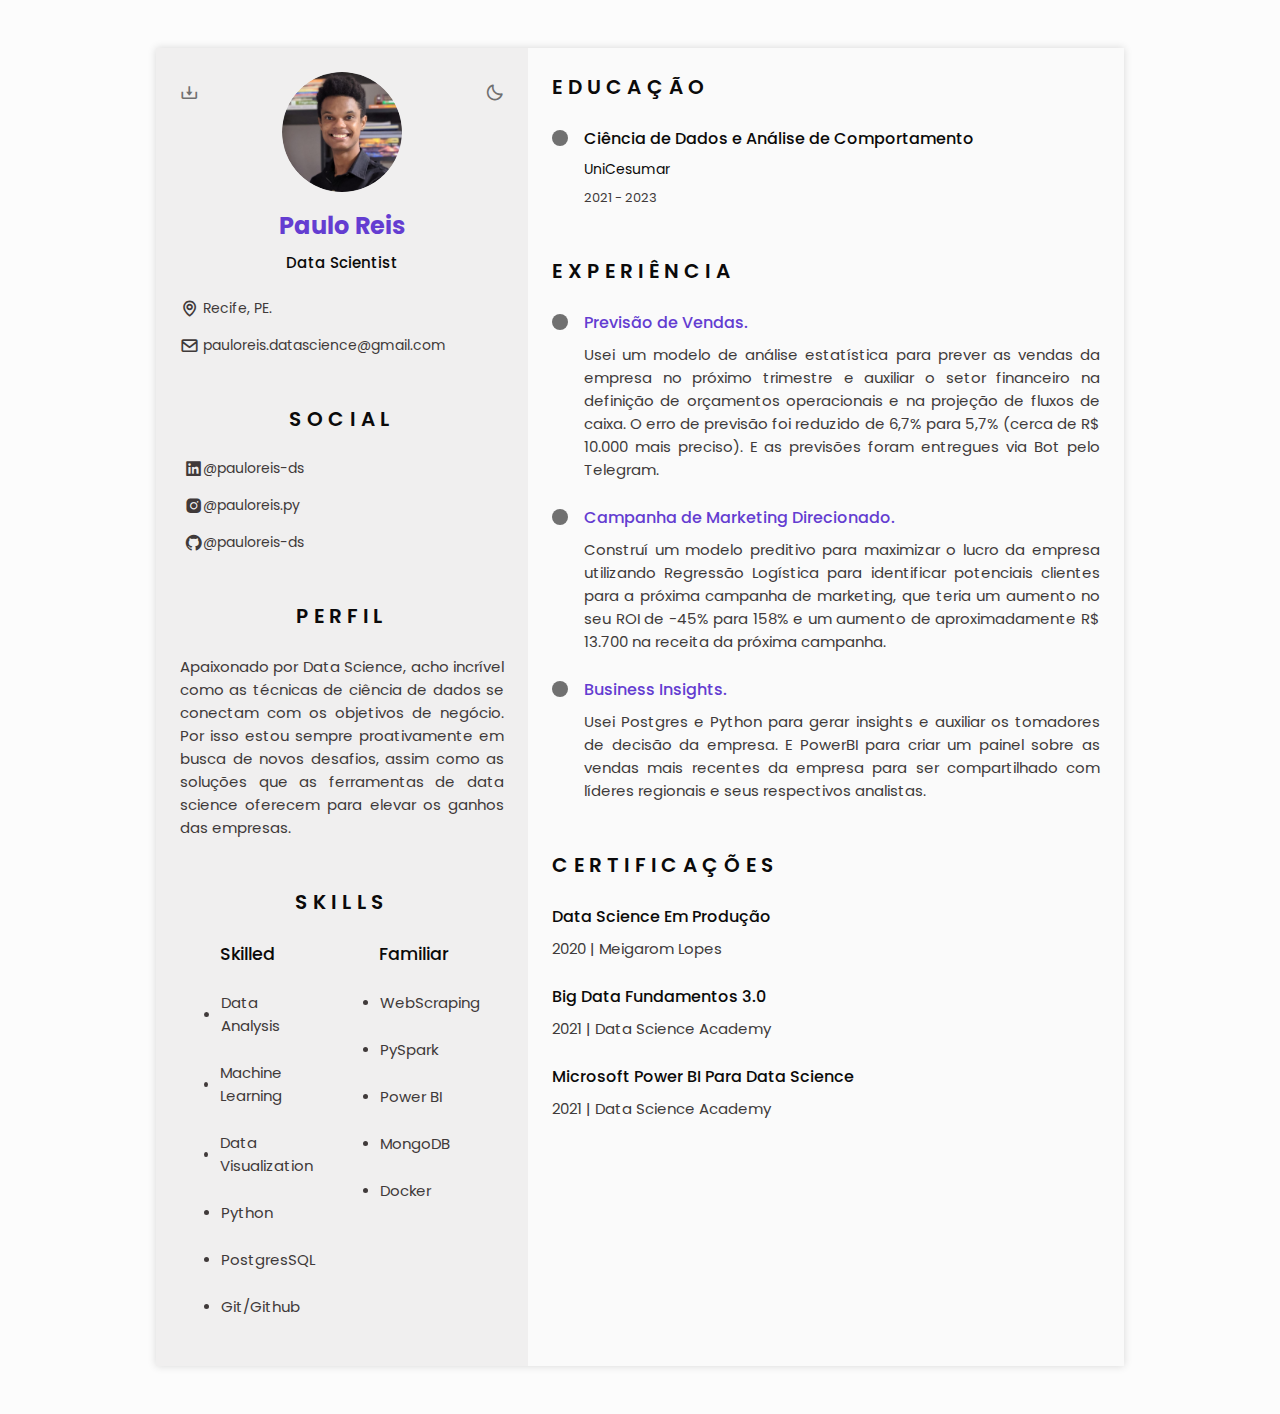
<file: templates/cv.html>
<!DOCTYPE html>
<html lang="en">
<head>
    <meta charset="UTF-8">
    <meta name="viewport" content="width=device-width, initial-scale=1.0">
    <title>Paulo Reis | Currículo</title>

    <link rel="stylesheet" href="https://cdn.jsdelivr.net/npm/boxicons@latest/css/boxicons.min.css">

    <link rel="stylesheet" href="../css/cv_style.css">
</head>
<body>
    <header class="l-header" id="header">
        <nav class="nav bd-container">
            <a href="../index.html" class="nav__logo">Paulo Reis</a>

            <div class="nav__menu" id="nav-menu">
                <ul class="nav__list">
                    <li class="nav__item">
                        <a href="#home" class="nav__link active-link">
                            <i class="bx bx-home nav__icon"></i>Início
                        </a>
                    </li>

                    <li class="nav__item">
                        <a href="#profile" class="nav__link">
                            <i class="bx bx-user nav__icon"></i>Perfil
                        </a>
                    </li>

                    <li class="nav__item">
                        <a href="#education" class="nav__link">
                            <i class="bx bx-book nav__icon"></i>Educação
                        </a>
                    </li>

                    <li class="nav__item">
                        <a href="#skills" class="nav__link">
                            <i class="bx bx-receipt nav__icon"></i>Skills
                        </a>
                    </li>

                    <li class="nav__item">
                        <a href="#experience" class="nav__link">
                            <i class="bx bx-briefcase-alt nav__icon"></i>Experiência
                        </a>
                    </li>

                    <li class="nav__item">
                        <a href="#certificates" class="nav__link">
                            <i class="bx bx-award nav__icon"></i>Certificados
                        </a>
                    </li>
                </ul>
            </div>

            <div class="nav__toggle" id="nav-toggle">
                <i class="bx bx-grid-alt"></i>
            </div>
        </nav>

    </header>


    <main class="l-main bd-container">
        <!-- All elements within this div, is generated in PDF -->
        <div class="resume" id="area-cv">
            <div class="resume__left">
                <!--========== HOME ==========-->
                <section class="home" id="home">
                    <div class="home_container section bd-grid">
                        <div class="home__data bd-grid">
                            <img src="../images/home/me2.jpg" alt="" class="home__img">

                            <h1 class="home__title"><a href="../index.html"><b>Paulo Reis</b></a></h1>
                            <h3 class="home__profession">Data Scientist</h3>

                            <!-- Button to generate and download the pdf. Available for desktop. -->
                            <div>
                                <a download="../files/PauloReisCV.pdf" href="../files/PauloReisCV.pdf"
                                   class="home__button-movil">Download</a>
                            </div>

                            <div class="home__address bd-grid">
                                <span class="home__information">
                                    <i class="bx bx-map home__icon"></i> Recife, PE.
                                </span>
                                <span class="home__information">
                                    <i class="bx bx-envelope home__icon"></i> pauloreis.datascience@gmail.com
                                </span>
                                <!--
                                <span class="home__information">
                                    <i class="bx bx-phone home__icon"></i> Phone
                                </span>
                                -->
                            </div>

                        </div>
                    </div>

                    <!-- Theme change button -->
                    <i class="bx bx-moon change-theme" title="Theme" id="theme-button"></i>

                    <!-- Download Desktop Version -->
                    <a download="../files/PauloReisCV.pdf" href="../files/PauloReisCV.pdf">
                        <i class="bx bx-download generate-pdf" title="Baixar PDF" id="resume-button"></i>
                    </a>


                </section>


                <!--========== SOCIAL ==========-->
                <section class="social section">
                    <h2 class="section-title">Social</h2>

                    <div class="social__container bd-grid">
                        <a href="https://www.linkedin.com/in/pauloreis-ds/" target="_blank" class="social__link">
                            <i class="bx bxl-linkedin-square social__icon"></i> @pauloreis-ds
                        </a>
                        <a href="https://www.instagram.com/pauloreis.py/" target="_blank" class="social__link">
                            <i class="bx bxl-instagram-alt social__icon"></i> @pauloreis.py
                        </a>
                        <a href="https://github.com/pauloreis-ds" target="_blank" class="social__link">
                            <i class="bx bxl-github social__icon"></i> @pauloreis-ds
                        </a>
                    </div>
                </section>


                <!--========== PROFILE ==========-->
                <section class="profile section" id="profile">
                    <h2 class="section-title">Perfil</h2>

                    <p class="profile__description">
                        Apaixonado por Data Science, acho incrível como as técnicas de ciência de dados se conectam com
                        os objetivos de negócio. Por isso estou sempre proativamente em busca de novos desafios, assim
                        como as soluções que as ferramentas de data science oferecem para elevar os ganhos das empresas.
                    </p>
                </section>




                <!--========== SKILLS  ==========-->
                <section class="skills section" id="skills">
                    <h2 class="section-title">Skills</h2>

                    <div class="skills__content bd-grid">
                        <ul class="skills__data">
                            <li class="skills__name">
                                <h3>Skilled</h3>
                            </li>
                            <li class="skills__name">
                                <span class="skills__circle"></span> Data Analysis
                            </li>
                            <li class="skills__name">
                                <span class="skills__circle"></span> Machine Learning
                            </li>
                            <li class="skills__name">
                                <span class="skills__circle"></span> Data Visualization
                            </li>
                            <li class="skills__name">
                                <span class="skills__circle"></span> Python
                            </li>
                            <li class="skills__name">
                                <span class="skills__circle"></span> PostgresSQL
                            </li>
                            <li class="skills__name">
                                <span class="skills__circle"></span> Git/Github
                            </li>
                        </ul>

                        <ul class="skills__data">
                            <li class="skills__name">
                                <h3>Familiar</h3>
                            </li>
                            <li class="skills__name">
                                <span class="skills__circle"></span> WebScraping
                            </li>
                            <li class="skills__name">
                                <span class="skills__circle"></span> PySpark
                            </li>
                            <li class="skills__name">
                                <span class="skills__circle"></span> Power BI
                            </li>
                            <li class="skills__name">
                                <span class="skills__circle"></span> MongoDB
                            </li>
                            <li class="skills__name">
                                <span class="skills__circle"></span> Docker
                            </li>
                        </ul>
                    </div>

                </section>

            </div>


            <div class="resume__right">

                <!--========== EDUCATION ==========-->
                <section class="education section" id="education">
                    <h2 class="section-title">Educação</h2>

                    <!--
                        <div class="education__content">
                            <div class="education__time">
                                <span class="education__rounder"></span>
                                <span class="education__line"></span>
                            </div>
                            <div class="education__data bd-grid">
                                <h3 class="education__title">Pós</h3>
                                <span class="education__studies">UniCesumar</span>
                                <span class="education__year">2023 - 2025</span>
                            </div>
                        </div>-->

                    <div class="education__container bd-grid">
                        <div class="education__content">
                            <div class="education__time">
                                <span class="education__rounder"></span>
<!--                                <span class="education__line"></span>   UNCOMMENT WHEN YOU GET A NEW DEGREE-->
                            </div>
                            <div class="education__data bd-grid">
                                <h3 class="education__title">Ciência de Dados e Análise de Comportamento</h3>
                                <span class="education__studies">UniCesumar</span>
                                <span class="education__year">2021 - 2023</span>
                            </div>
                        </div>

                    </div>
                </section>


                <!--========== EXPERIENCE ==========-->
                <section class="experience section" id="experience">
                    <h2 class="section-title">Experiência</h2>

                    <div class="experience__container bd-grid">

<!--                        <div class="experience__content">-->
<!--                            <div class="experience__time">-->
<!--                                <span class="experience__rounder"></span>-->
<!--                                <span class="experience__line"></span>-->
<!--                            </div>-->

<!--                            <div class="experience__data bd-grid">-->
<!--                                <h3 class="experience__title">Data Scientist Jr</h3>-->
<!--                                <span class="experience__company">2021 - Current | Company</span>-->
<!--                                <p class="experience__descripition"> What I have done! My Results.</p>-->
<!--                            </div>-->
<!--                        </div>-->

                        <div class="experience__content">
                            <div class="experience__time">
                                <span class="experience__rounder"></span>
<!--                                <span class="experience__line"></span>-->
                            </div>

                            <div class="experience__data bd-grid">
                                <h3 class="experience__title"><a href="https://github.com/pauloreis-ds/olist/tree/main/sales_prediction"
                                                                 target="_blank" id="projeto_link">Previsão de Vendas.</a></h3>
<!--                                <span class="experience__company">2020 - Atual</span>-->
                                <p class="experience__descripition">
                                    Usei um modelo de análise estatística para prever as vendas da empresa no próximo
                                    trimestre e auxiliar o setor financeiro na definição de orçamentos operacionais e na
                                    projeção de fluxos de caixa. O erro de previsão foi reduzido de 6,7% para 5,7%
                                    (cerca de R$ 10.000 mais preciso). E as previsões foram entregues via Bot pelo Telegram.
                                </p>
                            </div>
                        </div>

                        <div class="experience__content">
                            <div class="experience__time">
                                <span class="experience__rounder"></span>
<!--                                <span class="experience__line"></span>-->
                            </div>

                            <div class="experience__data bd-grid">
                                <h3 class="experience__title"><a href="https://github.com/pauloreis-ds/ifood_marketing_campaign"
                                                                 target="_blank" id="projeto_link">Campanha de Marketing Direcionado.</a></h3>
<!--                                <span class="experience__company">2020 - Atual</span>-->
                                <p class="experience__descripition">
                                    Construí um modelo preditivo para maximizar o lucro da empresa utilizando Regressão
                                    Logística para identificar potenciais clientes para a próxima campanha de marketing,
                                    que teria um aumento no seu ROI de -45% para 158% e um aumento de aproximadamente
                                    R$ 13.700 na receita da próxima campanha.
                                </p>
                            </div>
                        </div>

                        <div class="experience__content">
                            <div class="experience__time">
                                <span class="experience__rounder"></span>
<!--                                <span class="experience__line"></span>-->
                            </div>

                            <div class="experience__data bd-grid">
                                <h3 class="experience__title"><a href="https://github.com/pauloreis-ds/olist/tree/main/business_questions_insights"
                                                                 target="_blank" id="projeto_link">Business Insights.</a></h3>
<!--                                <span class="experience__company">2020 - Atual</span>-->
                                <p class="experience__descripition">
                                    Usei Postgres e Python para gerar insights e auxiliar os tomadores de decisão da
                                    empresa. E PowerBI para criar um painel sobre as vendas mais recentes da empresa
                                    para ser compartilhado com líderes  regionais e seus respectivos analistas.
                                </p>
                            </div>
                        </div>

                    </div>
                </section>


                <!--========== CERTIFICATES ==========-->
                <section class="certificate section" id="certificates">
                    <h2 class="section-title">Certificações</h2>

                    <div class="certificate__container bd-grid">

                        <div class="certificate__content">
                            <h3 class="certificate__title">Data Science Em Produção</h3>
                            <p class="certificate__description">
                                2020 |
                                <a href="https://www.linkedin.com/in/meigarom/" target="_blank">
                                    Meigarom Lopes</a>
                            </p>
                        </div>

                        <div class="certificate__content">
                            <h3 class="certificate__title">Big Data Fundamentos 3.0</h3>
                            <p class="certificate__description">
                                2021 |
                                <a href="https://www.datascienceacademy.com.br/home" target="_blank">
                                    Data Science Academy</a></p>
                        </div>

                        <div class="certificate__content">
                            <h3 class="certificate__title">Microsoft Power BI Para Data Science</h3>
                            <p class="certificate__description">
                                2021 |
                                <a href="https://www.datascienceacademy.com.br/home" target="_blank">
                                    Data Science Academy</a></p>
                        </div>

                    </div>
                </section>


                <!--========== REFERENCES ==========-->
                <section class="references section" id="references">
                </section>


                <!--========== LANGUAGES ==========-->
                <section class="languages section">
                </section>


                <!--========== INTERESTS ==========-->
                <section class="interests section">
                </section>

            </div>
        </div>
    </main>

    <!--========== SCROLL TOP ==========-->
    <a href="#" class="scrolltop" id="scroll-top">
        <i class="bx bx-up-arrow-alt scrolltop__icon"></i>
    </a>


    <!--========== MAIN JS ==========-->
    <script src="../js/cv_js.js"></script>
</body>
</html>
</file>
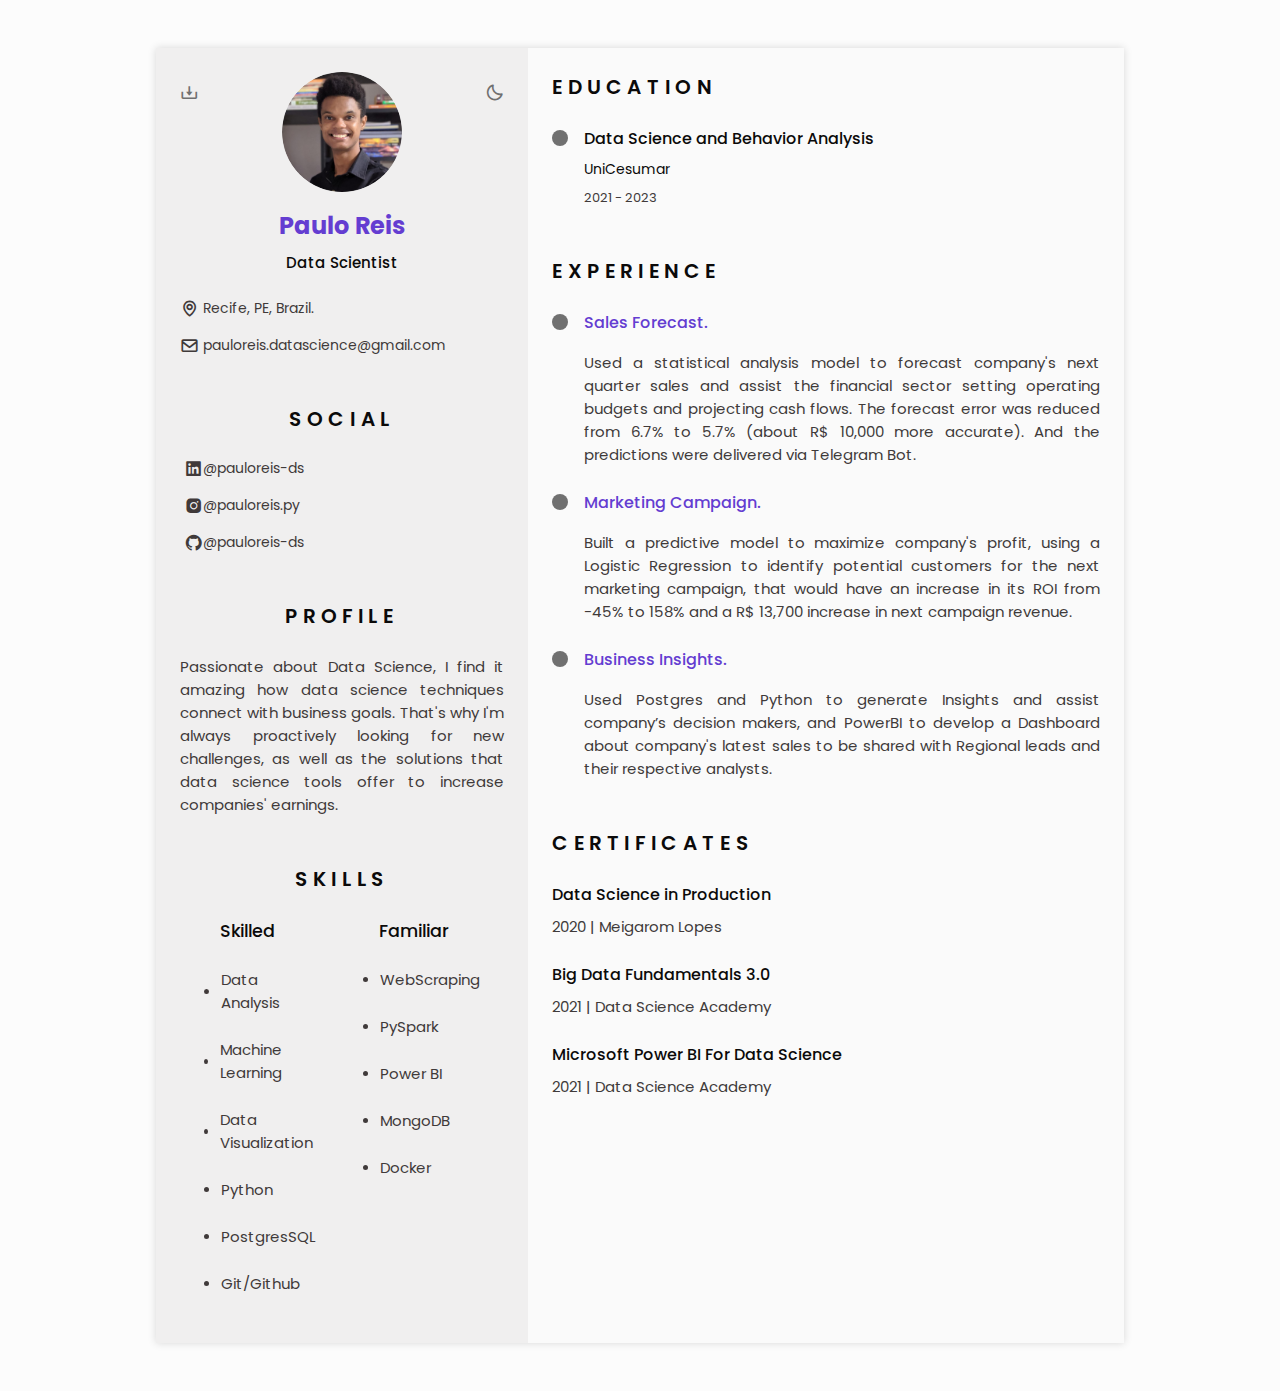
<file: templates/cv_en.html>
<!DOCTYPE html>
<html lang="en">
<head>
    <meta charset="UTF-8">
    <meta name="viewport" content="width=device-width, initial-scale=1.0">
    <title>Paulo Reis | Resume</title>

    <link rel="stylesheet" href="https://cdn.jsdelivr.net/npm/boxicons@latest/css/boxicons.min.css">

    <link rel="stylesheet" href="../css/cv_style.css">
</head>
<body>
    <header class="l-header" id="header">
        <nav class="nav bd-container">
            <a href="../index_en.html" class="nav__logo">Paulo Reis</a>

            <div class="nav__menu" id="nav-menu">
                <ul class="nav__list">
                    <li class="nav__item">
                        <a href="#home" class="nav__link active-link">
                            <i class="bx bx-home nav__icon"></i>Home
                        </a>
                    </li>

                    <li class="nav__item">
                        <a href="#profile" class="nav__link">
                            <i class="bx bx-user nav__icon"></i>Profile
                        </a>
                    </li>

                    <li class="nav__item">
                        <a href="#education" class="nav__link">
                            <i class="bx bx-book nav__icon"></i>Education
                        </a>
                    </li>

                    <li class="nav__item">
                        <a href="#skills" class="nav__link">
                            <i class="bx bx-receipt nav__icon"></i>Skills
                        </a>
                    </li>

                    <li class="nav__item">
                        <a href="#experience" class="nav__link">
                            <i class="bx bx-briefcase-alt nav__icon"></i>Experience
                        </a>
                    </li>

                    <li class="nav__item">
                        <a href="#certificates" class="nav__link">
                            <i class="bx bx-award nav__icon"></i>Certificates
                        </a>
                    </li>
                </ul>
            </div>

            <div class="nav__toggle" id="nav-toggle">
                <i class="bx bx-grid-alt"></i>
            </div>
        </nav>

    </header>


    <main class="l-main bd-container">
        <!-- All elements within this div, is generated in PDF -->
        <div class="resume" id="area-cv">
            <div class="resume__left">
                <!--========== HOME ==========-->
                <section class="home" id="home">
                    <div class="home_container section bd-grid">
                        <div class="home__data bd-grid">
                            <img src="../images/home/me2.jpg" alt="" class="home__img">

                            <h1 class="home__title"><a href="../index_en.html"><b>Paulo Reis</b></a></h1>
                            <h3 class="home__profession">Data Scientist</h3>

                            <!-- Button to generate and download the pdf. Available for desktop. -->
                            <div>
                                <a download="../files/PauloReisResume.pdf" href="../files/PauloReisResume.pdf"
                                   class="home__button-movil">Download</a>
                            </div>

                            <div class="home__address bd-grid">
                                <span class="home__information">
                                    <i class="bx bx-map home__icon"></i> Recife, PE, Brazil.
                                </span>
                                <span class="home__information">
                                    <i class="bx bx-envelope home__icon"></i> pauloreis.datascience@gmail.com
                                </span>
                                <!--
                                <span class="home__information">
                                    <i class="bx bx-phone home__icon"></i> Phone
                                </span>
                                -->
                            </div>

                        </div>
                    </div>

                    <!-- Theme change button -->
                    <i class="bx bx-moon change-theme" title="Theme" id="theme-button"></i>

                    <!-- Download Desktop Version -->
                    <a download="../files/PauloReisResume.pdf" href="../files/PauloReisResume.pdf">
                        <i class="bx bx-download generate-pdf" title="Baixar PDF" id="resume-button"></i>
                    </a>


                </section>


                <!--========== SOCIAL ==========-->
                <section class="social section">
                    <h2 class="section-title">Social</h2>

                    <div class="social__container bd-grid">
                        <a href="https://www.linkedin.com/in/pauloreis-ds/" target="_blank" class="social__link">
                            <i class="bx bxl-linkedin-square social__icon"></i> @pauloreis-ds
                        </a>
                        <a href="https://www.instagram.com/pauloreis.py/" target="_blank" class="social__link">
                            <i class="bx bxl-instagram-alt social__icon"></i> @pauloreis.py
                        </a>
                        <a href="https://github.com/pauloreis-ds" target="_blank" class="social__link">
                            <i class="bx bxl-github social__icon"></i> @pauloreis-ds
                        </a>
                    </div>
                </section>


                <!--========== PROFILE ==========-->
                <section class="profile section" id="profile">
                    <h2 class="section-title">Profile</h2>

                    <p class="profile__description">
                            Passionate about Data Science, I find it amazing how data science techniques connect with
                        business goals. That's why I'm always proactively looking for new challenges, as well as the
                        solutions that data science tools offer to increase companies' earnings.
                    </p>
                </section>




                <!--========== SKILLS  ==========-->
                <section class="skills section" id="skills">
                    <h2 class="section-title">Skills</h2>

                    <div class="skills__content bd-grid">
                        <ul class="skills__data">
                            <li class="skills__name">
                                <h3>Skilled</h3>
                            </li>
                            <li class="skills__name">
                                <span class="skills__circle"></span> Data Analysis
                            </li>
                            <li class="skills__name">
                                <span class="skills__circle"></span> Machine Learning
                            </li>
                            <li class="skills__name">
                                <span class="skills__circle"></span> Data Visualization
                            </li>
                            <li class="skills__name">
                                <span class="skills__circle"></span> Python
                            </li>
                            <li class="skills__name">
                                <span class="skills__circle"></span> PostgresSQL
                            </li>
                            <li class="skills__name">
                                <span class="skills__circle"></span> Git/Github
                            </li>
                        </ul>

                        <ul class="skills__data">
                            <li class="skills__name">
                                <h3>Familiar</h3>
                            </li>
                            <li class="skills__name">
                                <span class="skills__circle"></span> WebScraping
                            </li>
                            <li class="skills__name">
                                <span class="skills__circle"></span> PySpark
                            </li>
                            <li class="skills__name">
                                <span class="skills__circle"></span> Power BI
                            </li>
                            <li class="skills__name">
                                <span class="skills__circle"></span> MongoDB
                            </li>
                            <li class="skills__name">
                                <span class="skills__circle"></span> Docker
                            </li>
                        </ul>
                    </div>

                </section>

            </div>


            <div class="resume__right">

                <!--========== EDUCATION ==========-->
                <section class="education section" id="education">
                    <h2 class="section-title">Education</h2>

                    <!--
                        <div class="education__content">
                            <div class="education__time">
                                <span class="education__rounder"></span>
                                <span class="education__line"></span>
                            </div>
                            <div class="education__data bd-grid">
                                <h3 class="education__title">Pós</h3>
                                <span class="education__studies">UniCesumar</span>
                                <span class="education__year">2023 - 2025</span>
                            </div>
                        </div>-->

                    <div class="education__container bd-grid">
                        <div class="education__content">
                            <div class="education__time">
                                <span class="education__rounder"></span>
<!--                                <span class="education__line"></span>   UNCOMMENT WHEN YOU GET A NEW DEGREE-->
                            </div>
                            <div class="education__data bd-grid">
                                <h3 class="education__title">Data Science and Behavior Analysis</h3>
                                <span class="education__studies">UniCesumar</span>
                                <span class="education__year">2021 - 2023</span>
                            </div>
                        </div>

                    </div>
                </section>


                <!--========== EXPERIENCE ==========-->
                <section class="experience section" id="experience">
                    <h2 class="section-title">Experience</h2>

                    <div class="experience__container bd-grid">

<!--                        <div class="experience__content">-->
<!--                            <div class="experience__time">-->
<!--                                <span class="experience__rounder"></span>-->
<!--                                <span class="experience__line"></span>-->
<!--                            </div>-->

<!--                            <div class="experience__data bd-grid">-->
<!--                                <h3 class="experience__title">Data Scientist Jr</h3>-->
<!--                                <span class="experience__company">2021 - Current | Company</span>-->
<!--                                <p class="experience__descripition"> What I have done! My Results.</p>-->
<!--                            </div>-->
<!--                        </div>-->

                        <div class="experience__content">
                            <div class="experience__time">
                                <span class="experience__rounder"></span>
<!--                                <span class="experience__line"></span>-->
                            </div>

                            <div class="experience__data bd-grid">
                                <h3 class="experience__title"><a href="https://github.com/pauloreis-ds/olist/tree/main/sales_prediction"
                                                                 target="_blank" id="projeto_link">Sales Forecast.</a></h3>
                                <span class="experience__company"></span>
                                <p class="experience__descripition">
                                    Used a statistical analysis model to forecast company's next quarter sales and assist
                                    the financial sector setting operating budgets and projecting cash flows. The forecast
                                    error was reduced from 6.7% to 5.7% (about R$ 10,000 more accurate). And the predictions
                                    were delivered via Telegram Bot.</p>
                            </div>
                        </div>

                        <div class="experience__content">
                            <div class="experience__time">
                                <span class="experience__rounder"></span>
<!--                                <span class="experience__line"></span>-->
                            </div>

                            <div class="experience__data bd-grid">
                                <h3 class="experience__title"><a href="https://github.com/pauloreis-ds/ifood_marketing_campaign"
                                                                 target="_blank" id="projeto_link">Marketing Campaign.</a></h3>
                                <span class="experience__company"></span>
                                <p class="experience__descripition">
                                    Built a predictive model to maximize company's profit, using a Logistic Regression
                                    to identify potential customers for the next marketing campaign, that would have an
                                    increase in its ROI from -45% to 158% and a R$ 13,700 increase in next campaign revenue.</p>
                            </div>
                        </div>

                        <div class="experience__content">
                            <div class="experience__time">
                                <span class="experience__rounder"></span>
<!--                                <span class="experience__line"></span>-->
                            </div>

                            <div class="experience__data bd-grid">
                                <h3 class="experience__title"><a href="https://github.com/pauloreis-ds/olist/tree/main/business_questions_insights"
                                                                 target="_blank" id="projeto_link">Business Insights.</a></h3>
                                <span class="experience__company"></span>
                                <p class="experience__descripition">
                                    Used Postgres and Python to generate Insights and assist company’s decision makers,
                                    and PowerBI to develop a Dashboard about company's latest sales to be shared with
                                    Regional leads and their respective analysts.</p>
                            </div>
                        </div>

                    </div>
                </section>


                <!--========== CERTIFICATES ==========-->
                <section class="certificate section" id="certificates">
                    <h2 class="section-title">Certificates</h2>

                    <div class="certificate__container bd-grid">

                        <div class="certificate__content">
                            <h3 class="certificate__title">Data Science in Production</h3>
                            <p class="certificate__description">
                                2020 |
                                <a href="https://www.linkedin.com/in/meigarom/" target="_blank">
                                    Meigarom Lopes</a>
                            </p>
                        </div>

                        <div class="certificate__content">
                            <h3 class="certificate__title">Big Data Fundamentals 3.0</h3>
                            <p class="certificate__description">
                                2021 |
                                <a href="https://www.datascienceacademy.com.br/home" target="_blank">
                                    Data Science Academy</a></p>
                        </div>

                        <div class="certificate__content">
                            <h3 class="certificate__title">Microsoft Power BI For Data Science</h3>
                            <p class="certificate__description">
                                2021 |
                                <a href="https://www.datascienceacademy.com.br/home" target="_blank">
                                    Data Science Academy</a></p>
                        </div>
                    </div>
                </section>


                <!--========== REFERENCES ==========-->
                <section class="references section" id="references">
                </section>


                <!--========== LANGUAGES ==========-->
                <section class="languages section">
                </section>


                <!--========== INTERESTS ==========-->
                <section class="interests section">
                </section>

            </div>
        </div>
    </main>

    <!--========== SCROLL TOP ==========-->
    <a href="#" class="scrolltop" id="scroll-top">
        <i class="bx bx-up-arrow-alt scrolltop__icon"></i>
    </a>


    <!--========== MAIN JS ==========-->
    <script src="../js/cv_js.js"></script>
</body>
</html>
</file>
<file: css/cv_style.css>
@import url('https://fonts.googleapis.com/css2?family=Poppins:wght@400;500;600&display=swap');

/*===== VARIABLES CSS =====*/
:root {
  --header-height: 3rem;

  /*========== Colors ==========*/
  --title-color: #0B0A0A;
  --text-color: #403A3A;
  --text-color-light: #707070;
  --container-color: #FAFAFA;
  --container-color-alt: #F0EFEF;
  --body-color: #FCFCFC;

  /*========== Font and typography ==========*/
  --body-font: 'Poppins', sans-serif;
  --h1-font-size: 1.5rem;
  --h2-font-size: 1.25rem;
  --h3-font-size: 1rem;
  --normal-font-size: .938rem;
  --small-font-size: .875rem;
  --smaller-font-size: .813rem;

  /*========== Font weight ==========*/
  --font-medium: 500;
  --font-semi-bold: 600;

  /*========== Margenes ==========*/
  --mb-1: .5rem;
  --mb-2: 1rem;
  --mb-3: 1.5rem;
  --mb-4: 2.5rem;

  /*========== z index ==========*/
  --z-tooltip: 10;
  --z-fixed: 100;
}


/*========== BASE ==========*/
*,::before,::after {
    box-sizing: border-box;
}

html {
    scroll-behavior: smooth;
}


/*========== Variables Dark theme ==========*/
body.dark-theme {
  --title-color: #F2F2F2;
  --text-color: #BFBFBF;
  --container-color: #212121;
  --container-color-alt: #181616;
  --body-color: #2B2B2B;
}


/*========== Button Dark/Light ==========*/
.change-theme {
    position: absolute;
    right: 0;
    top: 2.2rem;
    display: flex;
    color: #707070; /* var(--text-color) */
    font-size: 1.2rem;
    cursor: pointer;
}

.change-theme:hover {
    color: var(--title-color);
}


/*========== Generate PDF button ==========*/
.generate-pdf {
    display: none;
    position: absolute;
    top: 2.2rem;
    left: 0;
    font-size: 1.2rem;
    color: #707070; /* var(--text-color) */
    cursor: pointer;
}

.generate-pdf:hover {
    color: var(--title-color);
}


body {
    margin: 0 0 var(--header-height) 0;
    padding: 0;
    font-family: var(--body-font);
    font-size: var(--normal-font-size);
    background-color: var(--body-color);
    color: var(--text-color);
}

h1, h2, h3, ul, p {
    margin: 0;
}

h1, h2, h3 {
    color: var(--title-color);
    font-weight: var(--font-medium);
}

ul {
    padding: 0;
    list-style: none;
}

a {
    text-decoration: none;
}

img {
    max-width: 100%;
    height: auto;
}


/*========== CLASS CSS ==========*/
.section {
    padding: 1.5rem 0;
}

.section-title{
    font-size: var(--h2-font-size);
    color: var(--title-color);
    font-weight: var(--font-semi-bold);
    text-transform: uppercase;
    letter-spacing: .35rem;
    text-align: center;
    margin-bottom: var(--mb-3);
}


/*========== LAYOUT ==========*/
.bd-container {
    max-width: 968px;
    width: calc(100% - 3rem);
    margin-left: var(--mb-3);
    margin-right: var(--mb-3);
}

.bd-grid {
    display: grid;
    gap: 1.5rem;
}

.l-header {
    width: 100%;
    position: fixed;
    bottom: 0;
    left: 0;
    z-index: var(--z-fixed);
    background-color: var(--body-color);
    box-shadow: 0 -1px 4px rgba(0,0,0,.1);
    transition: .3s;
}

/*========== NAV ==========*/
.nav {
    height: var(--header-height);
    display: flex;
    justify-content: space-between;
    align-items: center;
}

@media screen and (max-width: 968px) {
    .nav__menu {
        position: fixed;
        bottom: -100%;
        left: 0;
        width: 100%;
        padding: 2rem 1.5rem;
        background-color: var(--body-color);
        box-shadow: 0 1px 4px rgba(0,0,0,.1);
        border-radius: 1rem 1rem 0 0;
        z-index: var(--z-fixed);
        transition: .3s;
    }
}

.nav__logo,
.nav__toggle {
    color: var(--title-color);
    font-weight: var(--font-medium);
}

.nav__toggle {
    font-size: 1.2rem;
    cursor: pointer;
}

.nav__item {
    text-align: center;
}

.nav__list {
    display: grid;
    grid-template-columns: repeat(3, 1fr);
    gap: 2rem;
}

.nav__link {
    display: flex;
    flex-direction: column;
    font-size: var(--smaller-font-size);
    color: var(--text-color-light);
    font-weight: var(--font-medium);
}

.nav__link:hover {
    color: var(--title-color);
}


.nav__icon {
    font-size: 1.2rem;
    margin-bottom: var(--mb-1);
}

/* Show menu */
.show-menu {
    bottom: var(--header-height);
}

/* Active menu link */
.active-link {
    color: var(--title-color);
}

/*========== HOME ==========*/
.home {
    position: relative;
}

.home__container {
    gap: 3rem;
}

.home__data {
    gap: .5rem;
    text-align: center;

}

.home__img {
    width: 120px;
    height: 120px;
    border-radius: 50%;
    justify-self: center;
    margin-bottom: var(--mb-1);
}

.home__title {
    font-size: var(--h1-font-size);
}

.home__title a {
    color: #643dd1;
}

.home__title a:hover {
    color: #7c5bd9;
}


.home__profession {
    font-size: var(--normal-font-size);
    margin-bottom: var(--mb-1);
}

.home__address {
    gap: 1rem;
}

.home__information {
    display: flex;
    align-items: center;
    font-size: var(--small-font-size);
}

.home__icon {
    font-size: 1.2rem;
    margin-right: .25rem;
}

.home__button-movil {
    display: inline-block;
    border: 2px solid var(--text-color);
    color: var(--title-color);
    padding: 1rem 2rem;
    border-radius: .25rem;
    transition: .3s;
    font-weight: var(--font-medium);
    margin-top: var(--mb-3);
}

.home__button-movil:hover {
    background-color: var(--text-color);
    color: var(--container-color);
}

/*========== SOCIAL ==========*/
.social__container {
    grid-template-columns: max-content;
    gap: 1rem;
}

.social__link {
    display: inline-flex;
    align-items: center;
    font-size: var(--small-font-size);
    color: var(--text-color);
}

.social__link:hover {
    color: var(--title-color);
}

.social__icon {
    font-size: 1.2rem;
    margin-left: .25rem;
}


/*========== PROFILE ==========*/
.profile__description {
    text-align: justify; /*center*/
}


/*========== EDUCATION AND EXPERIENCE ==========*/
.education__content,
.experience__content {
    display: flex;
}

.education__time,
.experience__time {
    padding-right: 1rem;
}

.education__rounder,
.experience__rounder {
    position: relative;
    display: block;
    width: 16px;
    height: 16px;
    background-color: var(--text-color-light);
    border-radius: 50%;
    margin-top: .25rem;
}

.education__line,
.experience__line {
    display: block;
    width: 2px;
    height: 110%;
    background-color: var(--text-color-light);
    transform: translate(7px, 0);
}

.education__data,
.experience__data {
    gap: .5rem;
}

.education__title,
.experience__title {
    font-size: var(--h3-font-size);
}

.education__studies,
.experience__company {
    font-size: var(--small-font-size);
    color: var(--title-color);
}

.experience__descripition{
    text-align: justify;
}

.education__year {
    font-size: var(--smaller-font-size);
}


/*========== SKILLS AND LANGUAGES ==========*/
.skills__content {
    grid-template-columns: repeat(3, 1fr);
}

.skills__content {
    gap: 2;
}

.skills__name {
    display: flex;
    align-items: center;
    margin-bottom: var(--mb-3);
}

.skills__name h3 {
    margin-left: var(--mb-4);
}

.skills__circle {
    display: inline-block;
    width: 5px;
    height: 5px;
    background-color: var(--text-color);
    border-radius: 50%;
    margin-right: .75rem;
    margin-left: var(--mb-3);
}


/*========== CERTIFICATES ==========*/
.certificate__title {
    font-size: var(--h3-font-size);
    margin-bottom: var(--mb-1);
}

.certificate__description a {
    color: var(--text-color);
}


/*========== REFERENCES ==========*/
/*========== INTERESTS ==========*/


/* Scroll top */
.scrolltop {
    position: fixed;
    right: 1rem;
    bottom: -20%;
    display: flex;
    justify-content: center;
    align-items: center;
    padding: .3rem;
    background-color: var(--container-color-alt);
    border-radius: .4rem;
    z-index: var(--z-tooltip);
    transition: .4s;
    visibility: hidden;
}

.scrolltop__icon {
    font-size: 1.2rem;
    color: var(--text-color);
}

.show-scroll {
    visibility: visible;
    bottom: 5rem;
}


/*========== MEDIA QUERIES ==========*/
/* For small devices, menu two columns */
@media screen and (max-width: 320px){
    .nav__list  {
        grid-template-columns: repeat(2, 1fr);
        gap: 1rem .5rem;
    }
}

/* Classes modified for large screen size */
@media screen and (min-width: 968px){
    body {
        margin: 3rem 0;
    }

    .bd-container {
        margin-left: auto;
        margin-right: auto;
    }

    .l-header,
    .scrolltop {
        display: none;
    }

    .resume {
        display: grid;
        grid-template-columns: .5fr 1fr;
        background-color: var(--container-color);
        box-shadow: 0 0 8px rgba(13, 12, 12, .15);
    }

    .resume__left {
        background-color: var(--container-color-alt);
    }

    .resume__left,
    .resume__right {
        padding: 0 1.5rem;
    }

    .generate-pdf {
        display: inline-block;
    }

    .resume__right .section-title {
        text-align: initial;
    }
    .profile__description {
        text-align: justify;
    }

    .home__container {
        gap: 1.5rem;
    }

    .home__button-movil {
        display: none;
    }


}


/*========== Temporary IDs ==========*/

#projeto_link {
    color: #643dd1;
}

#projeto_link:hover {
    color: #7c5bd9;
}
</file>
